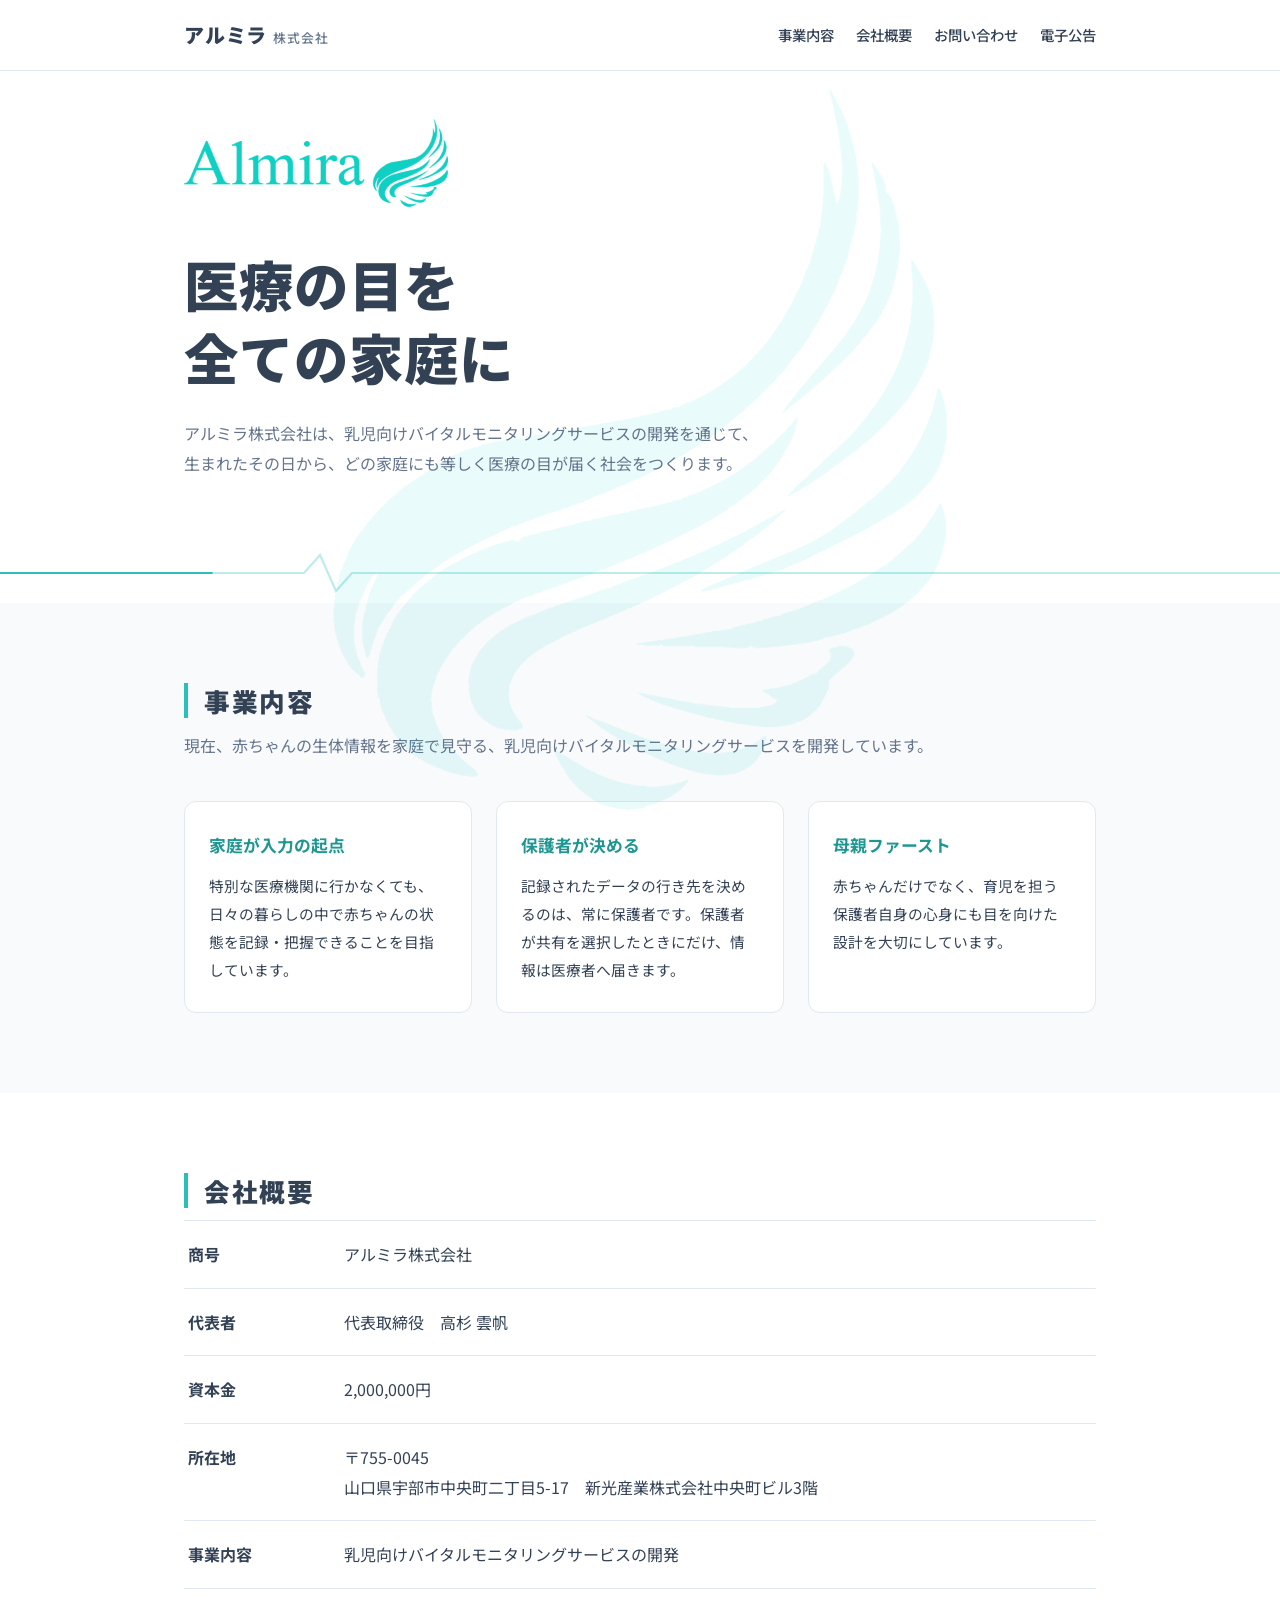
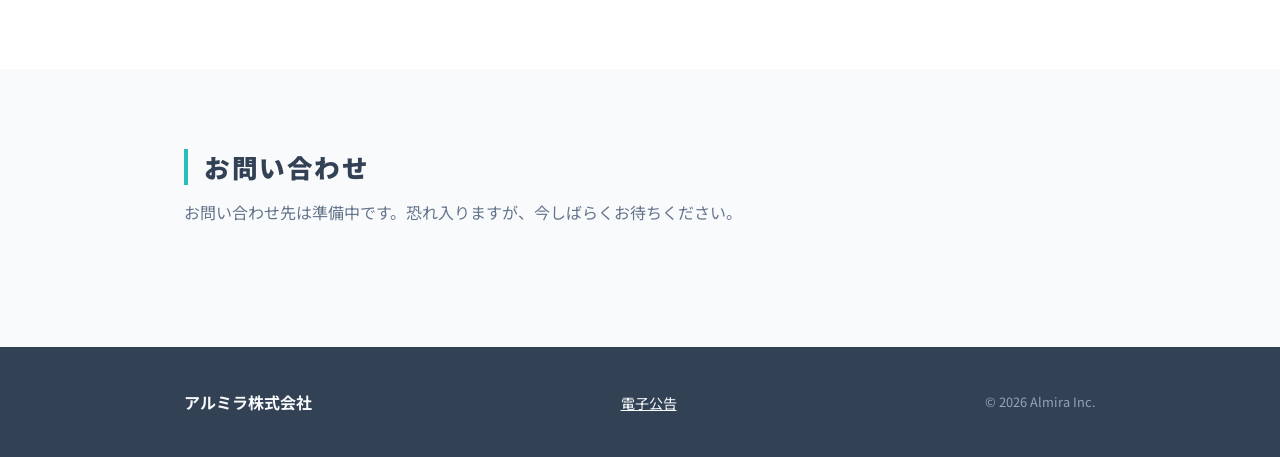
<file: index.html>
<!DOCTYPE html>
<html lang="ja">
<head>
<meta charset="UTF-8">
<meta name="viewport" content="width=device-width, initial-scale=1.0">
<title>アルミラ株式会社</title>
<meta name="description" content="アルミラ株式会社は「医療の目を全ての家庭に」をミッションに、乳児向けバイタルモニタリングサービスを開発しています。">
<meta property="og:type" content="website">
<meta property="og:title" content="アルミラ株式会社">
<meta property="og:description" content="アルミラ株式会社は「医療の目を全ての家庭に」をミッションに、乳児向けバイタルモニタリングサービスを開発しています。">
<meta property="og:url" content="https://almirainc.com/">
<meta property="og:image" content="https://almirainc.com/ogp.png">
<meta name="twitter:card" content="summary_large_image">
<link rel="icon" type="image/png" sizes="32x32" href="favicon-32.png?v=3">
<link rel="icon" type="image/png" sizes="16x16" href="favicon-16.png?v=3">
<link rel="apple-touch-icon" href="apple-touch-icon.png?v=3">
<link rel="preconnect" href="https://fonts.googleapis.com">
<link rel="preconnect" href="https://fonts.gstatic.com" crossorigin>
<link href="https://fonts.googleapis.com/css2?family=Noto+Sans+JP:wght@400;500;700;900&display=swap" rel="stylesheet">
<link rel="stylesheet" href="style.css">
</head>
<body>

<header class="site-header">
  <div class="container header-inner">
    <a href="index.html" class="brand">アルミラ<span class="brand-kk">株式会社</span></a>
    <nav class="nav">
      <a href="#service">事業内容</a>
      <a href="#company">会社概要</a>
      <a href="#contact">お問い合わせ</a>
      <a href="koukoku.html">電子公告</a>
    </nav>
  </div>
</header>

<main>
  <section class="hero">
    <img src="wing-watermark.png" alt="" aria-hidden="true" class="hero-watermark" width="426" height="500">
    <div class="container">
      <img src="almira-lockup.png?v=3" alt="Almira" class="hero-logo" width="264" height="88">
      <h1 class="hero-title">医療の目を<br>全ての家庭に</h1>
      <p class="hero-lead">アルミラ株式会社は、乳児向けバイタルモニタリングサービスの開発を通じて、<span class="nowrap">生まれたその日から、</span>どの家庭にも等しく医療の目が届く社会をつくります。</p>
    </div>
    <div class="vital-line" aria-hidden="true">
      <svg viewBox="0 0 1200 60" preserveAspectRatio="none">
        <path class="vital-base" d="M0,30 L260,30 L285,30 L300,12 L315,48 L330,30 L355,30 L1200,30"
              fill="none" stroke="currentColor" stroke-width="2" stroke-linecap="round"/>
        <path class="vital-trace" d="M0,30 L260,30 L285,30 L300,12 L315,48 L330,30 L355,30 L1200,30" pathLength="100"
              fill="none" stroke="currentColor" stroke-width="2" stroke-linecap="round"/>
      </svg>
    </div>
  </section>

  <section id="service" class="section">
    <div class="container">
      <h2 class="section-title">事業内容</h2>
      <p class="section-lead">現在、赤ちゃんの生体情報を家庭で見守る、乳児向けバイタルモニタリングサービスを開発しています。</p>
      <div class="feature-grid">
        <div class="feature">
          <h3>家庭が入力の起点</h3>
          <p>特別な医療機関に行かなくても、日々の暮らしの中で赤ちゃんの状態を記録・把握できることを目指しています。</p>
        </div>
        <div class="feature">
          <h3>保護者が決める</h3>
          <p>記録されたデータの行き先を決めるのは、常に保護者です。保護者が共有を選択したときにだけ、情報は医療者へ届きます。</p>
        </div>
        <div class="feature">
          <h3>母親ファースト</h3>
          <p>赤ちゃんだけでなく、育児を担う保護者自身の心身にも目を向けた設計を大切にしています。</p>
        </div>
      </div>
    </div>
  </section>

  <section id="company" class="section section-alt">
    <div class="container">
      <h2 class="section-title">会社概要</h2>
      <dl class="company-table">
        <div class="row"><dt>商号</dt><dd>アルミラ株式会社</dd></div>
        <div class="row"><dt>代表者</dt><dd>代表取締役　高杉 雲帆</dd></div>
        <div class="row"><dt>資本金</dt><dd>2,000,000円</dd></div>
        <div class="row"><dt>所在地</dt><dd>〒755-0045<br>山口県宇部市中央町二丁目5-17　新光産業株式会社中央町ビル3階</dd></div>
        <div class="row"><dt>事業内容</dt><dd>乳児向けバイタルモニタリングサービスの開発</dd></div>
      </dl>
    </div>
  </section>

  <section id="contact" class="section">
    <div class="container">
      <h2 class="section-title">お問い合わせ</h2>
      <p class="contact-text">お問い合わせ先は準備中です。恐れ入りますが、今しばらくお待ちください。</p>
    </div>
  </section>
</main>

<footer class="site-footer">
  <div class="container footer-inner">
    <p class="footer-brand">アルミラ株式会社</p>
    <nav class="footer-nav">
      <a href="koukoku.html">電子公告</a>
    </nav>
    <p class="copyright">&copy; 2026 Almira Inc.</p>
  </div>
</footer>

<script>
if (!window.matchMedia('(prefers-reduced-motion: reduce)').matches && 'IntersectionObserver' in window) {
  var revealTargets = document.querySelectorAll('#service .container, #company .container, #contact .container');
  var revealObserver = new IntersectionObserver(function (entries) {
    entries.forEach(function (entry) {
      if (entry.isIntersecting) {
        entry.target.classList.add('is-visible');
        revealObserver.unobserve(entry.target);
      }
    });
  }, { threshold: 0.15 });
  revealTargets.forEach(function (el) {
    el.classList.add('reveal');
    revealObserver.observe(el);
  });
}
</script>

</body>
</html>
</file>
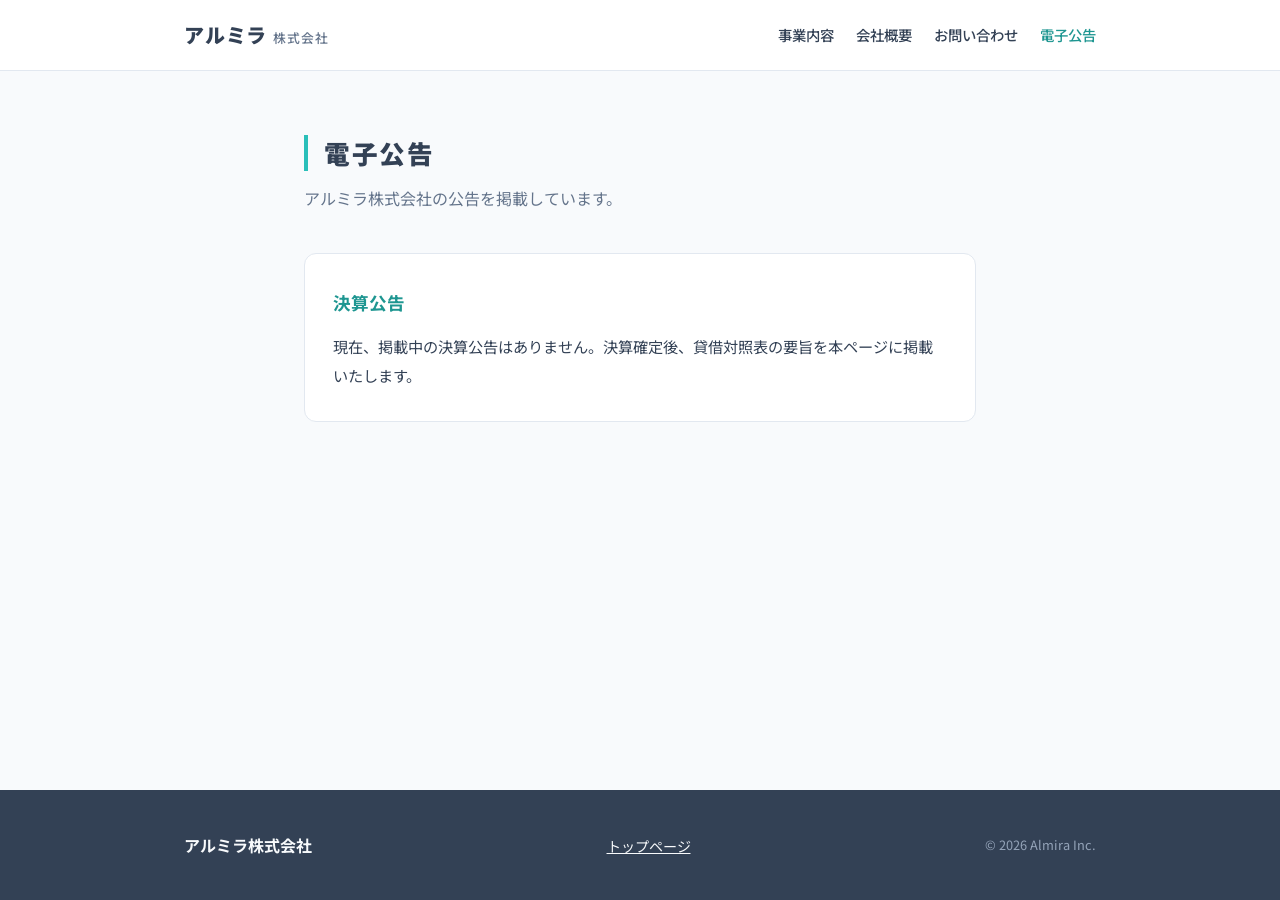
<file: koukoku.html>
<!DOCTYPE html>
<html lang="ja">
<head>
<meta charset="UTF-8">
<meta name="viewport" content="width=device-width, initial-scale=1.0">
<title>電子公告 | アルミラ株式会社</title>
<meta name="robots" content="noindex">
<meta property="og:type" content="website">
<meta property="og:title" content="電子公告 | アルミラ株式会社">
<meta property="og:description" content="アルミラ株式会社の公告を掲載しています。">
<meta property="og:url" content="https://almirainc.com/koukoku.html">
<meta property="og:image" content="https://almirainc.com/ogp.png">
<meta name="twitter:card" content="summary_large_image">
<link rel="icon" type="image/png" sizes="32x32" href="favicon-32.png?v=3">
<link rel="icon" type="image/png" sizes="16x16" href="favicon-16.png?v=3">
<link rel="apple-touch-icon" href="apple-touch-icon.png?v=3">
<link rel="preconnect" href="https://fonts.googleapis.com">
<link rel="preconnect" href="https://fonts.gstatic.com" crossorigin>
<link href="https://fonts.googleapis.com/css2?family=Noto+Sans+JP:wght@400;500;700;900&display=swap" rel="stylesheet">
<link rel="stylesheet" href="style.css">
</head>
<body>

<header class="site-header">
  <div class="container header-inner">
    <a href="index.html" class="brand">アルミラ<span class="brand-kk">株式会社</span></a>
    <nav class="nav">
      <a href="index.html#service">事業内容</a>
      <a href="index.html#company">会社概要</a>
      <a href="index.html#contact">お問い合わせ</a>
      <a href="koukoku.html" class="nav-current">電子公告</a>
    </nav>
  </div>
</header>

<main>
  <section class="section page-top">
    <div class="container narrow">
      <h1 class="section-title">電子公告</h1>
      <p class="section-lead">アルミラ株式会社の公告を掲載しています。</p>

      <div class="notice-card">
        <h2>決算公告</h2>
        <p>現在、掲載中の決算公告はありません。決算確定後、貸借対照表の要旨を本ページに掲載いたします。</p>
      </div>
    </div>
  </section>
</main>

<footer class="site-footer">
  <div class="container footer-inner">
    <p class="footer-brand">アルミラ株式会社</p>
    <nav class="footer-nav">
      <a href="index.html">トップページ</a>
    </nav>
    <p class="copyright">&copy; 2026 Almira Inc.</p>
  </div>
</footer>

</body>
</html>
</file>
<file: style.css>
:root {
  --teal: #2ABFB9;
  --teal-dark: #1E9691;
  --teal-soft: #E6F7F6;
  --ink: #334155;
  --ink-light: #64748B;
  --bg: #F8FAFC;
  --white: #FFFFFF;
  --line: #E2E8F0;
}

* { margin: 0; padding: 0; box-sizing: border-box; }

html { scroll-behavior: smooth; }
@media (prefers-reduced-motion: reduce) {
  html { scroll-behavior: auto; }
}

body {
  font-family: "Noto Sans JP", sans-serif;
  color: var(--ink);
  background: var(--bg);
  line-height: 1.9;
  min-height: 100vh;
  display: flex;
  flex-direction: column;
  font-size: 16px;
}

.container {
  max-width: 960px;
  margin: 0 auto;
  padding: 0 24px;
}
.container.narrow { max-width: 720px; }

a { color: var(--teal-dark); }
a:focus-visible {
  outline: 2px solid var(--teal);
  outline-offset: 3px;
  border-radius: 2px;
}

/* Header */
main {
  flex: 1;
}
.site-header {
  background: var(--white);
  border-bottom: 1px solid var(--line);
  position: sticky;
  top: 0;
  z-index: 10;
}
.header-inner {
  display: flex;
  align-items: center;
  justify-content: space-between;
  flex-wrap: wrap;
  gap: 8px 24px;
  padding-top: 16px;
  padding-bottom: 16px;
}
.brand {
  font-weight: 900;
  font-size: 1.25rem;
  color: var(--ink);
  text-decoration: none;
  letter-spacing: 0.04em;
}
.brand-kk {
  font-size: 0.8rem;
  font-weight: 500;
  color: var(--ink-light);
  margin-left: 6px;
}
.nav {
  display: flex;
  flex-wrap: wrap;
  gap: 4px 22px;
}
.nav a {
  color: var(--ink);
  text-decoration: none;
  font-size: 0.9rem;
  font-weight: 500;
}
.nav a:hover, .nav a.nav-current { color: var(--teal-dark); }

/* Hero */
.hero {
  background: var(--white);
  padding: 48px 0 0;
  position: relative;
  overflow: hidden;
}
.hero-watermark {
  position: fixed;
  top: 50%;
  left: 50%;
  transform: translate(-50%, -50%);
  height: 80vh;
  width: auto;
  opacity: 0.09;
  pointer-events: none;
  z-index: 0;
}
.hero .container {
  position: relative;
  z-index: 1;
}
.hero-logo {
  display: block;
  width: auto;
  height: 88px;
  margin-bottom: 40px;
}
.hero-eyebrow {
  color: var(--teal-dark);
  font-weight: 700;
  letter-spacing: 0.18em;
  font-size: 0.85rem;
  text-transform: uppercase;
  margin-bottom: 16px;
}
.hero-title {
  font-size: clamp(2rem, 6vw, 3.4rem);
  font-weight: 900;
  line-height: 1.35;
  letter-spacing: 0.02em;
  margin-bottom: 24px;
}
.hero-lead {
  max-width: 620px;
  color: var(--ink-light);
  margin-bottom: 64px;
}
.nowrap {
  white-space: nowrap;
}
.vital-line {
  color: var(--teal);
  line-height: 0;
}
.vital-base {
  opacity: 0.3;
}
@media (prefers-reduced-motion: no-preference) {
  .vital-trace {
    stroke-dasharray: 16 84;
    animation: vital-sweep 6s linear infinite;
  }
  .reveal {
    opacity: 0;
    transform: translateY(14px);
    transition: opacity 0.7s ease, transform 0.7s ease;
  }
  .reveal.is-visible {
    opacity: 1;
    transform: none;
  }
}
@keyframes vital-sweep {
  from { stroke-dashoffset: 0; }
  to { stroke-dashoffset: -100; }
}
.vital-line svg {
  width: 100%;
  height: 60px;
  display: block;
}

/* Sections */
.section { padding: 80px 0; }
.section-alt { background: var(--white); }
.page-top { padding-top: 64px; }

.section-title {
  font-size: 1.6rem;
  font-weight: 900;
  letter-spacing: 0.06em;
  margin-bottom: 12px;
  padding-left: 16px;
  border-left: 4px solid var(--teal);
  line-height: 1.4;
}
.section-lead {
  color: var(--ink-light);
  margin-bottom: 40px;
}

/* Features */
.feature-grid {
  display: grid;
  grid-template-columns: repeat(auto-fit, minmax(240px, 1fr));
  gap: 24px;
}
.feature {
  background: var(--white);
  border: 1px solid var(--line);
  border-radius: 12px;
  padding: 28px 24px;
}
.section-alt .feature { background: var(--bg); }
.feature h3 {
  font-size: 1.05rem;
  font-weight: 700;
  color: var(--teal-dark);
  margin-bottom: 10px;
}
.feature p {
  font-size: 0.92rem;
  color: var(--ink);
}

/* Company table */
.company-table { border-top: 1px solid var(--line); }
.company-table .row {
  display: grid;
  grid-template-columns: 140px 1fr;
  gap: 16px;
  padding: 18px 4px;
  border-bottom: 1px solid var(--line);
}
.company-table dt {
  font-weight: 700;
  color: var(--ink);
}
.company-table dd { color: var(--ink); }

@media (max-width: 520px) {
  .company-table .row {
    grid-template-columns: 1fr;
    gap: 4px;
  }
  .company-table dt { color: var(--teal-dark); font-size: 0.85rem; }
}

/* Contact */
.contact-text { color: var(--ink-light); }

/* Notice card (電子公告) */
.notice-card {
  background: var(--white);
  border: 1px solid var(--line);
  border-radius: 12px;
  padding: 32px 28px;
}
.notice-card h2 {
  font-size: 1.1rem;
  font-weight: 700;
  color: var(--teal-dark);
  margin-bottom: 12px;
}
.notice-card p { font-size: 0.95rem; }

/* Footer */
.site-footer {
  background: var(--ink);
  color: var(--bg);
  padding: 40px 0;
  margin-top: 40px;
}
.footer-inner {
  display: flex;
  align-items: center;
  justify-content: space-between;
  flex-wrap: wrap;
  gap: 12px 24px;
}
.footer-brand { font-weight: 700; }
.footer-nav a {
  color: var(--bg);
  font-size: 0.88rem;
}
.copyright {
  font-size: 0.8rem;
  color: #94A3B8;
}
</file>
